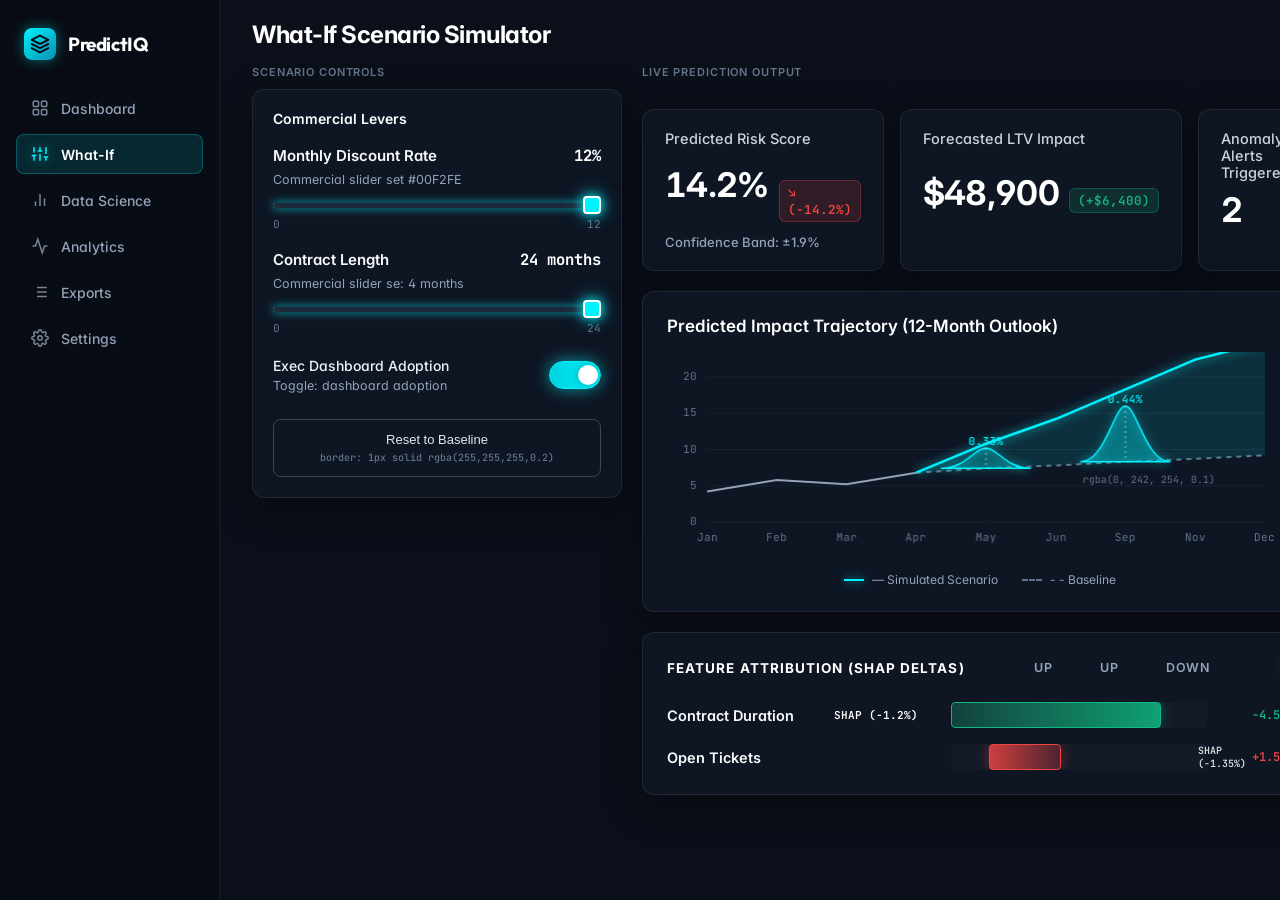
<file: what_if_simulator.html>
<!DOCTYPE html>
<html lang="en">
<head>
  <meta charset="UTF-8">
  <meta name="viewport" content="width=device-width, initial-scale=1.0">
  <title>What-If Scenario Simulator — PredictIQ</title>
  <link rel="preconnect" href="https://fonts.googleapis.com">
  <link rel="preconnect" href="https://fonts.gstatic.com" crossorigin>
  <link href="https://fonts.googleapis.com/css2?family=Inter:wght@400;500;600;700;800&family=Outfit:wght@500;600;700&family=JetBrains+Mono:wght@400;500;600&display=swap" rel="stylesheet">
  <style>
    :root {
      --bg-base: #0B0F19;
      --card-bg: rgba(17, 24, 39, 0.75);
      --card-border: 1px solid rgba(255, 255, 255, 0.08);
      --card-radius: 12px;
      
      --accent-cyan: #00F2FE;
      --accent-cyan-glow: 0 0 16px rgba(0, 242, 254, 0.55);
      --accent-cyan-subtle: rgba(0, 242, 254, 0.12);
      
      --color-emerald: #10B981;
      --color-emerald-glow: 0 0 14px rgba(16, 185, 129, 0.45);
      --color-emerald-subtle: rgba(16, 185, 129, 0.15);
      
      --color-crimson: #EF4444;
      --color-crimson-glow: 0 0 14px rgba(239, 68, 68, 0.45);
      --color-crimson-subtle: rgba(239, 68, 68, 0.15);
      
      --text-main: #FFFFFF;
      --text-dimmed: #94A3B8;
      --text-muted: #64748B;
      --text-faint: #475569;
      
      --sidebar-width: 220px;
    }

    * {
      box-sizing: border-box;
      margin: 0;
      padding: 0;
      -webkit-font-smoothing: antialiased;
    }

    body {
      background-color: var(--bg-base);
      color: var(--text-main);
      font-family: 'Inter', -apple-system, BlinkMacSystemFont, 'Segoe UI', Roboto, sans-serif;
      min-height: 100vh;
      display: flex;
      overflow-x: hidden;
      font-feature-settings: "cv02", "cv03", "cv04", "cv11";
    }

    .tabular-nums {
      font-variant-numeric: tabular-nums;
    }

    /* ============================================================
       SIDEBAR NAVIGATION
       ============================================================ */
    .sidebar {
      width: var(--sidebar-width);
      min-width: var(--sidebar-width);
      background: #080C14;
      border-right: 1px solid rgba(255, 255, 255, 0.06);
      padding: 24px 16px;
      display: flex;
      flex-direction: column;
      position: sticky;
      top: 0;
      height: 100vh;
      z-index: 10;
    }

    .brand-logo {
      display: flex;
      align-items: center;
      gap: 12px;
      text-decoration: none;
      color: #FFFFFF;
      padding: 4px 8px 28px 8px;
    }

    .brand-badge {
      width: 32px;
      height: 32px;
      border-radius: 8px;
      background: linear-gradient(135deg, #00F2FE 0%, #0891b2 100%);
      display: flex;
      align-items: center;
      justify-content: center;
      color: #0B0F19;
      font-weight: 800;
      box-shadow: 0 0 14px rgba(0, 242, 254, 0.4);
    }

    .brand-name {
      font-size: 19px;
      font-weight: 700;
      letter-spacing: -0.02em;
      color: #FFFFFF;
      font-family: 'Outfit', sans-serif;
    }

    .nav-list {
      list-style: none;
      display: flex;
      flex-direction: column;
      gap: 6px;
      flex: 1;
    }

    .nav-item a {
      display: flex;
      align-items: center;
      gap: 12px;
      padding: 10px 14px;
      border-radius: 8px;
      color: var(--text-dimmed);
      text-decoration: none;
      font-size: 14px;
      font-weight: 500;
      transition: all 0.2s ease;
      border: 1px solid transparent;
    }

    .nav-item a svg {
      width: 18px;
      height: 18px;
      stroke-width: 2;
      opacity: 0.8;
      transition: all 0.2s ease;
    }

    .nav-item a:hover {
      color: #FFFFFF;
      background: rgba(255, 255, 255, 0.04);
    }

    .nav-item.active a {
      background: rgba(0, 242, 254, 0.12);
      color: #FFFFFF;
      border: 1px solid rgba(0, 242, 254, 0.25);
      font-weight: 600;
    }

    .nav-item.active a svg {
      color: var(--accent-cyan);
      opacity: 1;
      filter: drop-shadow(0 0 6px rgba(0, 242, 254, 0.5));
    }

    /* ============================================================
       MAIN CONTENT WORKSPACE
       ============================================================ */
    .workspace {
      flex: 1;
      padding: 20px 32px;
      max-width: 1540px;
      display: flex;
      flex-direction: column;
      gap: 16px;
    }

    .page-header h1 {
      font-size: 24px;
      font-weight: 700;
      color: #FFFFFF;
      letter-spacing: -0.02em;
    }

    .two-column-layout {
      display: grid;
      grid-template-columns: 370px 1fr;
      gap: 20px;
      align-items: start;
    }

    .col-title {
      font-size: 11px;
      text-transform: uppercase;
      letter-spacing: 0.08em;
      color: var(--text-muted);
      font-weight: 600;
      margin-bottom: 10px;
    }

    /* Glassmorphic Card */
    .glass-card {
      background: var(--card-bg);
      border: var(--card-border);
      border-radius: var(--card-radius);
      backdrop-filter: blur(12px);
      -webkit-backdrop-filter: blur(12px);
      box-shadow: 0 12px 36px rgba(0, 0, 0, 0.35);
      padding: 20px;
    }

    /* ============================================================
       LEFT COLUMN: SCENARIO CONTROLS
       ============================================================ */
    .controls-card {
      display: flex;
      flex-direction: column;
      gap: 18px;
    }

    .group-header {
      font-size: 14px;
      font-weight: 600;
      color: #FFFFFF;
    }

    .lever-item {
      display: flex;
      flex-direction: column;
      gap: 6px;
    }

    .lever-top-row {
      display: flex;
      justify-content: space-between;
      align-items: center;
    }

    .lever-name {
      font-size: 15px;
      font-weight: 600;
      color: #F8FAFC;
    }

    .lever-value-tag {
      font-size: 15.5px;
      font-weight: 700;
      color: #FFFFFF;
      font-family: 'JetBrains Mono', monospace;
    }

    .lever-subtext {
      font-size: 12.5px;
      color: #94A3B8;
    }

    /* Custom Electric Cyan Slider */
    .custom-slider-container {
      position: relative;
      margin-top: 2px;
    }

    .slider-track-wrap {
      position: relative;
      width: 100%;
      height: 20px;
      display: flex;
      align-items: center;
    }

    .slider-input {
      -webkit-appearance: none;
      appearance: none;
      width: 100%;
      height: 5px;
      border-radius: 4px;
      background: #1E293B;
      outline: none;
      cursor: pointer;
      position: relative;
      z-index: 2;
    }

    .slider-input::-webkit-slider-runnable-track {
      height: 5px;
      border-radius: 4px;
      background: transparent;
    }

    .slider-input::-webkit-slider-thumb {
      -webkit-appearance: none;
      appearance: none;
      width: 18px;
      height: 18px;
      border-radius: 4px;
      background: var(--accent-cyan);
      cursor: pointer;
      box-shadow: 0 0 12px rgba(0, 242, 254, 0.95), 0 0 20px rgba(0, 242, 254, 0.5);
      margin-top: -6.5px;
      transition: transform 0.15s ease, box-shadow 0.15s ease;
      border: 2px solid #FFFFFF;
    }

    .slider-input::-webkit-slider-thumb:hover {
      transform: scale(1.15);
      box-shadow: 0 0 16px rgba(0, 242, 254, 1), 0 0 28px rgba(0, 242, 254, 0.7);
    }

    .slider-input::-moz-range-thumb {
      width: 18px;
      height: 18px;
      border-radius: 4px;
      background: var(--accent-cyan);
      cursor: pointer;
      box-shadow: 0 0 12px rgba(0, 242, 254, 0.95);
      border: 2px solid #FFFFFF;
    }

    .slider-fill {
      position: absolute;
      left: 0;
      top: 7.5px;
      height: 5px;
      border-radius: 4px 0 0 4px;
      background: var(--accent-cyan);
      box-shadow: 0 0 10px rgba(0, 242, 254, 0.8);
      pointer-events: none;
      z-index: 1;
    }

    .slider-labels {
      display: flex;
      justify-content: space-between;
      font-size: 11px;
      color: var(--text-muted);
      margin-top: 2px;
      font-family: 'JetBrains Mono', monospace;
    }

    /* Toggle Switch */
    .toggle-row {
      display: flex;
      justify-content: space-between;
      align-items: center;
      padding-top: 4px;
    }

    .toggle-info {
      display: flex;
      flex-direction: column;
      gap: 4px;
    }

    .toggle-info .lever-name {
      font-size: 14px;
      font-weight: 500;
      color: #F1F5F9;
    }

    .switch-wrap {
      position: relative;
      display: inline-block;
      width: 52px;
      height: 28px;
      cursor: pointer;
    }

    .switch-wrap input {
      opacity: 0;
      width: 0;
      height: 0;
    }

    .switch-slider {
      position: absolute;
      cursor: pointer;
      top: 0;
      left: 0;
      right: 0;
      bottom: 0;
      background-color: #1E293B;
      border: 1px solid rgba(255, 255, 255, 0.1);
      transition: .3s cubic-bezier(0.4, 0, 0.2, 1);
      border-radius: 28px;
    }

    .switch-slider:before {
      position: absolute;
      content: "";
      height: 20px;
      width: 20px;
      left: 4px;
      bottom: 3px;
      background-color: #94A3B8;
      transition: .3s cubic-bezier(0.4, 0, 0.2, 1);
      border-radius: 50%;
    }

    .switch-wrap input:checked + .switch-slider {
      background: linear-gradient(90deg, #00d2df 0%, #00F2FE 100%);
      border-color: var(--accent-cyan);
      box-shadow: 0 0 16px rgba(0, 242, 254, 0.6);
    }

    .switch-wrap input:checked + .switch-slider:before {
      transform: translateX(24px);
      background-color: #FFFFFF;
      box-shadow: 0 0 8px rgba(0, 0, 0, 0.3);
    }

    /* Reset Button */
    .btn-reset {
      width: 100%;
      padding: 12px 16px;
      background: transparent;
      border: 1px solid rgba(255, 255, 255, 0.2);
      border-radius: 8px;
      color: #E2E8F0;
      font-size: 13px;
      font-weight: 500;
      cursor: pointer;
      transition: all 0.2s ease;
      display: flex;
      flex-direction: column;
      align-items: center;
      gap: 4px;
      margin-top: 8px;
    }

    .btn-reset:hover {
      background: rgba(255, 255, 255, 0.05);
      border-color: rgba(255, 255, 255, 0.35);
      color: #FFFFFF;
    }

    .btn-reset-comment {
      font-size: 10px;
      color: var(--text-muted);
      font-family: 'JetBrains Mono', monospace;
    }

    /* ============================================================
       RIGHT COLUMN: LIVE PREDICTION OUTPUT
       ============================================================ */
    .output-column {
      display: flex;
      flex-direction: column;
      gap: 20px;
    }

    /* 3 KPI Cards Row */
    .kpi-grid {
      display: grid;
      grid-template-columns: repeat(3, 1fr);
      gap: 16px;
    }

    .kpi-card {
      padding: 20px 22px;
      display: flex;
      flex-direction: column;
      justify-content: space-between;
      min-height: 120px;
    }

    .kpi-title {
      font-size: 14.5px;
      color: #CBD5E1;
      font-weight: 500;
    }

    .kpi-val-row {
      display: flex;
      align-items: baseline;
      gap: 10px;
      margin-top: 8px;
      margin-bottom: 4px;
    }

    .kpi-value {
      font-size: 34px;
      font-weight: 700;
      color: #FFFFFF;
      letter-spacing: -0.02em;
    }

    .delta-chip {
      font-size: 12.5px;
      font-weight: 600;
      padding: 3px 8px;
      border-radius: 6px;
      display: inline-flex;
      align-items: center;
      gap: 2px;
      font-family: 'JetBrains Mono', monospace;
    }

    .delta-crimson {
      color: var(--color-crimson);
      background: var(--color-crimson-subtle);
      border: 1px solid rgba(239, 68, 68, 0.3);
    }

    .delta-emerald {
      color: var(--color-emerald);
      background: var(--color-emerald-subtle);
      border: 1px solid rgba(16, 185, 129, 0.3);
    }

    .kpi-subtext {
      font-size: 13px;
      color: #94A3B8;
      font-weight: 500;
    }

    /* 12-Month Outlook Chart Card */
    .chart-card {
      padding: 24px;
      display: flex;
      flex-direction: column;
      gap: 16px;
    }

    .chart-header {
      display: flex;
      justify-content: space-between;
      align-items: center;
    }

    .chart-title {
      font-size: 17px;
      font-weight: 600;
      color: #FFFFFF;
    }

    .chart-canvas-wrap {
      position: relative;
      width: 100%;
      height: 200px;
    }

    canvas#outlookChart {
      width: 100%;
      height: 100%;
      display: block;
    }

    .chart-legend {
      display: flex;
      justify-content: center;
      align-items: center;
      gap: 24px;
      font-size: 12px;
      color: var(--text-dimmed);
      margin-top: 4px;
    }

    .legend-item {
      display: flex;
      align-items: center;
      gap: 8px;
    }

    .legend-line-cyan {
      width: 20px;
      height: 2px;
      background: var(--accent-cyan);
      box-shadow: 0 0 8px rgba(0, 242, 254, 0.8);
    }

    .legend-line-dashed {
      width: 20px;
      height: 2px;
      border-top: 2px dashed #64748B;
    }

    /* SHAP Deltas Card */
    .shap-card {
      padding: 24px;
      display: flex;
      flex-direction: column;
      gap: 16px;
      position: relative;
    }

    .shap-header {
      display: flex;
      justify-content: space-between;
      align-items: center;
    }

    .shap-title {
      font-size: 13.5px;
      font-weight: 700;
      letter-spacing: 0.08em;
      color: #FFFFFF;
      text-transform: uppercase;
    }

    .shap-axis-labels {
      display: flex;
      align-items: center;
      gap: 48px;
      font-size: 12.5px;
      color: #94A3B8;
      font-weight: 600;
      letter-spacing: 0.04em;
    }

    .star-icon {
      color: #94A3B8;
      font-size: 18px;
      filter: drop-shadow(0 0 6px rgba(255, 255, 255, 0.3));
    }

    .shap-bars-container {
      display: flex;
      flex-direction: column;
      gap: 16px;
      margin-top: 8px;
    }

    .shap-row {
      display: grid;
      grid-template-columns: 155px 105px 1fr 75px;
      align-items: center;
      gap: 12px;
    }

    .shap-feature-name {
      font-size: 14.5px;
      color: #F8FAFC;
      font-weight: 600;
    }

    .shap-badge {
      font-size: 11px;
      font-weight: 600;
      color: #FFFFFF;
      font-family: 'JetBrains Mono', monospace;
    }

    .shap-bar-track {
      width: 100%;
      height: 26px;
      background: rgba(255, 255, 255, 0.02);
      border-radius: 4px;
      display: flex;
      align-items: center;
      overflow: hidden;
      position: relative;
    }

    .shap-bar-emerald {
      height: 100%;
      background: linear-gradient(90deg, rgba(16, 185, 129, 0.25) 0%, rgba(16, 185, 129, 0.85) 100%);
      border: 1px solid var(--color-emerald);
      border-radius: 4px;
      box-shadow: 0 0 14px rgba(16, 185, 129, 0.4);
      transition: width 0.3s cubic-bezier(0.4, 0, 0.2, 1);
    }

    .shap-bar-crimson {
      height: 100%;
      background: linear-gradient(90deg, rgba(239, 68, 68, 0.85) 0%, rgba(239, 68, 68, 0.25) 100%);
      border: 1px solid var(--color-crimson);
      border-radius: 4px;
      box-shadow: 0 0 14px rgba(239, 68, 68, 0.4);
      transition: width 0.3s cubic-bezier(0.4, 0, 0.2, 1);
    }

    .shap-metric-label {
      font-size: 12px;
      font-weight: 600;
      text-align: right;
      font-family: 'JetBrains Mono', monospace;
    }

    .shap-metric-emerald {
      color: var(--color-emerald);
    }

    .shap-metric-crimson {
      color: var(--color-crimson);
    }

    /* Responsive adjustments */
    @media (max-width: 1200px) {
      .two-column-layout {
        grid-template-columns: 1fr;
      }
      .sidebar {
        width: 72px;
        min-width: 72px;
        padding: 20px 8px;
      }
      .brand-name, .nav-item a span {
        display: none;
      }
      .nav-item a {
        justify-content: center;
        padding: 10px;
      }
    }

    @media (max-width: 768px) {
      body {
        flex-direction: column;
      }
      .sidebar {
        width: 100%;
        height: auto;
        flex-direction: row;
        position: relative;
        justify-content: space-between;
      }
      .nav-list {
        flex-direction: row;
      }
      .kpi-grid {
        grid-template-columns: 1fr;
      }
      .workspace {
        padding: 20px;
      }
    }
  </style>
</head>
<body>

  <!-- LEFT NAVIGATION SIDEBAR -->
  <aside class="sidebar" aria-label="Main Navigation">
    <a href="index.html" class="brand-logo" title="Back to Main Hub">
      <div class="brand-badge">
        <svg width="20" height="20" viewBox="0 0 24 24" fill="none" stroke="#0B0F19" stroke-width="2.5" stroke-linecap="round" stroke-linejoin="round">
          <polygon points="12 2 2 7 12 12 22 7 12 2"></polygon>
          <polyline points="2 17 12 22 22 17"></polyline>
          <polyline points="2 12 12 17 22 12"></polyline>
        </svg>
      </div>
      <span class="brand-name">PredictIQ</span>
    </a>

    <ul class="nav-list">
      <li class="nav-item">
        <a href="index.html?view=overview" title="Executive Dashboard">
          <svg viewBox="0 0 24 24" fill="none" stroke="currentColor"><rect x="3" y="3" width="7" height="7" rx="1"></rect><rect x="14" y="3" width="7" height="7" rx="1"></rect><rect x="14" y="14" width="7" height="7" rx="1"></rect><rect x="3" y="14" width="7" height="7" rx="1"></rect></svg>
          <span>Dashboard</span>
        </a>
      </li>
      <li class="nav-item active">
        <a href="what_if_simulator.html" title="What-If Scenario Simulator">
          <svg viewBox="0 0 24 24" fill="none" stroke="currentColor"><line x1="4" y1="21" x2="4" y2="14"></line><line x1="4" y1="10" x2="4" y2="3"></line><line x1="12" y1="21" x2="12" y2="12"></line><line x1="12" y1="8" x2="12" y2="3"></line><line x1="20" y1="21" x2="20" y2="16"></line><line x1="20" y1="12" x2="20" y2="3"></line><line x1="1" y1="14" x2="7" y2="14"></line><line x1="9" y1="8" x2="15" y2="8"></line><line x1="17" y1="16" x2="23" y2="16"></line></svg>
          <span>What-If</span>
        </a>
      </li>
      <li class="nav-item">
        <a href="index.html?view=models" title="Model Benchmark & Data Science">
          <svg viewBox="0 0 24 24" fill="none" stroke="currentColor"><path d="M18 20V10"></path><path d="M12 20V4"></path><path d="M6 20v-6"></path></svg>
          <span>Data Science</span>
        </a>
      </li>
      <li class="nav-item">
        <a href="index.html?view=predictions" title="Predictive Analytics">
          <svg viewBox="0 0 24 24" fill="none" stroke="currentColor"><polyline points="22 12 18 12 15 21 9 3 6 12 2 12"></polyline></svg>
          <span>Analytics</span>
        </a>
      </li>
      <li class="nav-item">
        <a href="index.html?view=reports" title="Export Reports">
          <svg viewBox="0 0 24 24" fill="none" stroke="currentColor"><line x1="8" y1="6" x2="21" y2="6"></line><line x1="8" y1="12" x2="21" y2="12"></line><line x1="8" y1="18" x2="21" y2="18"></line><line x1="3" y1="6" x2="3.01" y2="6"></line><line x1="3" y1="12" x2="3.01" y2="12"></line><line x1="3" y1="18" x2="3.01" y2="18"></line></svg>
          <span>Exports</span>
        </a>
      </li>
      <li class="nav-item">
        <a href="index.html?view=dataset" title="Dataset Studio & Settings">
          <svg viewBox="0 0 24 24" fill="none" stroke="currentColor"><circle cx="12" cy="12" r="3"></circle><path d="M19.4 15a1.65 1.65 0 0 0 .33 1.82l.06.06a2 2 0 0 1 0 2.83 2 2 0 0 1-2.83 0l-.06-.06a1.65 1.65 0 0 0-1.82-.33 1.65 1.65 0 0 0-1 1.51V21a2 2 0 0 1-2 2 2 2 0 0 1-2-2v-.09A1.65 1.65 0 0 0 9 19.4a1.65 1.65 0 0 0-1.82.33l-.06.06a2 2 0 0 1-2.83 0 2 2 0 0 1 0-2.83l.06-.06a1.65 1.65 0 0 0 .33-1.82 1.65 1.65 0 0 0-1.51-1H3a2 2 0 0 1-2-2 2 2 0 0 1 2-2h.09A1.65 1.65 0 0 0 4.6 9a1.65 1.65 0 0 0-.33-1.82l-.06-.06a2 2 0 0 1 0-2.83 2 2 0 0 1 2.83 0l.06.06a1.65 1.65 0 0 0 1.82.33H9a1.65 1.65 0 0 0 1-1.51V3a2 2 0 0 1 2-2 2 2 0 0 1 2 2v.09a1.65 1.65 0 0 0 1 1.51 1.65 1.65 0 0 0 1.82-.33l.06-.06a2 2 0 0 1 2.83 0 2 2 0 0 1 0 2.83l-.06.06a1.65 1.65 0 0 0-.33 1.82V9a1.65 1.65 0 0 0 1.51 1H21a2 2 0 0 1 2 2 2 2 0 0 1-2 2h-.09a1.65 1.65 0 0 0-1.51 1z"></path></svg>
          <span>Settings</span>
        </a>
      </li>
    </ul>
  </aside>

  <!-- MAIN WORKSPACE -->
  <main class="workspace">
    <!-- Header -->
    <div class="page-header">
      <h1>What-If Scenario Simulator</h1>
    </div>

    <!-- Two-Column Grid -->
    <div class="two-column-layout">
      
      <!-- LEFT COLUMN: SCENARIO CONTROLS -->
      <section class="left-col" aria-labelledby="sec-ctrl-title">
        <h2 id="sec-ctrl-title" class="col-title">SCENARIO CONTROLS</h2>
        
        <div class="glass-card controls-card">
          <div class="group-header">Commercial Levers</div>

          <!-- Lever 1: Monthly Discount Rate -->
          <div class="lever-item">
            <div class="lever-top-row">
              <span class="lever-name">Monthly Discount Rate</span>
              <span class="lever-value-tag" id="val-discount">12%</span>
            </div>
            <span class="lever-subtext">Commercial slider set #00F2FE</span>
            <div class="custom-slider-container">
              <div class="slider-track-wrap">
                <input type="range" min="0" max="12" value="12" step="1" id="slider-discount" class="slider-input" aria-label="Monthly Discount Rate">
                <div class="slider-fill" id="fill-discount" style="width: 100%;"></div>
              </div>
              <div class="slider-labels">
                <span>0</span>
                <span>12</span>
              </div>
            </div>
          </div>

          <!-- Lever 2: Contract Length -->
          <div class="lever-item">
            <div class="lever-top-row">
              <span class="lever-name">Contract Length</span>
              <span class="lever-value-tag" id="val-contract">24 months</span>
            </div>
            <span class="lever-subtext" id="subtext-contract">Commercial slider se: 4 months</span>
            <div class="custom-slider-container">
              <div class="slider-track-wrap">
                <input type="range" min="0" max="24" value="24" step="1" id="slider-contract" class="slider-input" aria-label="Contract Length">
                <div class="slider-fill" id="fill-contract" style="width: 100%;"></div>
              </div>
              <div class="slider-labels">
                <span>0</span>
                <span>24</span>
              </div>
            </div>
          </div>

          <!-- Toggle: Exec Dashboard Adoption -->
          <div class="toggle-row">
            <div class="toggle-info">
              <span class="lever-name">Exec Dashboard Adoption</span>
              <span class="lever-subtext">Toggle: dashboard adoption</span>
            </div>
            <label class="switch-wrap" aria-label="Exec Dashboard Adoption Toggle">
              <input type="checkbox" id="toggle-adoption" checked>
              <span class="switch-slider"></span>
            </label>
          </div>

          <!-- Reset Button -->
          <button type="button" class="btn-reset" id="btn-reset">
            <span>Reset to Baseline</span>
            <span class="btn-reset-comment">border: 1px solid rgba(255,255,255,0.2)</span>
          </button>
        </div>
      </section>

      <!-- RIGHT COLUMN: LIVE PREDICTION OUTPUT -->
      <section class="output-column" aria-labelledby="sec-out-title">
        <h2 id="sec-out-title" class="col-title">LIVE PREDICTION OUTPUT</h2>

        <!-- Top Row: 3 KPI Metric Cards -->
        <div class="kpi-grid">
          <!-- KPI 1 -->
          <div class="glass-card kpi-card">
            <span class="kpi-title">Predicted Risk Score</span>
            <div class="kpi-val-row">
              <span class="kpi-value tabular-nums" id="kpi-risk">14.2%</span>
              <span class="delta-chip delta-crimson" id="kpi-risk-delta">↘ (-14.2%)</span>
            </div>
            <span class="kpi-subtext">Confidence Band: ±1.9%</span>
          </div>

          <!-- KPI 2 -->
          <div class="glass-card kpi-card">
            <span class="kpi-title">Forecasted LTV Impact</span>
            <div class="kpi-val-row">
              <span class="kpi-value tabular-nums" id="kpi-ltv">$48,900</span>
              <span class="delta-chip delta-emerald" id="kpi-ltv-delta">(+$6,400)</span>
            </div>
            <span class="kpi-subtext" style="visibility: hidden;">Placeholder</span>
          </div>

          <!-- KPI 3 -->
          <div class="glass-card kpi-card">
            <span class="kpi-title">Anomaly Alerts Triggered</span>
            <div class="kpi-val-row">
              <span class="kpi-value tabular-nums" id="kpi-alerts">2</span>
            </div>
            <span class="kpi-subtext" style="visibility: hidden;">Placeholder</span>
          </div>
        </div>

        <!-- Middle Card: 12-Month Outlook Area Chart -->
        <div class="glass-card chart-card">
          <div class="chart-header">
            <h3 class="chart-title">Predicted Impact Trajectory (12-Month Outlook)</h3>
          </div>
          
          <div class="chart-canvas-wrap">
            <canvas id="outlookChart"></canvas>
          </div>

          <!-- Bottom Legend -->
          <div class="chart-legend">
            <div class="legend-item">
              <div class="legend-line-cyan"></div>
              <span>— Simulated Scenario</span>
            </div>
            <div class="legend-item">
              <div class="legend-line-dashed"></div>
              <span>- - Baseline</span>
            </div>
          </div>
        </div>

        <!-- Bottom Card: FEATURE ATTRIBUTION (SHAP DELTAS) -->
        <div class="glass-card shap-card">
          <div class="shap-header">
            <span class="shap-title">FEATURE ATTRIBUTION (SHAP DELTAS)</span>
            <div class="shap-axis-labels">
              <span>UP</span>
              <span>UP</span>
              <span>DOWN</span>
            </div>
            <span class="star-icon" title="SHAP Significance Indicator">✦</span>
          </div>

          <div class="shap-bars-container">
            <!-- Row 1: Contract Duration -->
            <div class="shap-row">
              <span class="shap-feature-name">Contract Duration</span>
              <span class="shap-badge" id="badge-contract-shap">SHAP (-1.2%)</span>
              <div class="shap-bar-track">
                <div class="shap-bar-emerald" id="bar-emerald" style="width: 82%;"></div>
              </div>
              <span class="shap-metric-label shap-metric-emerald" id="metric-contract-pct">-4.57%</span>
            </div>

            <!-- Row 2: Open Tickets -->
            <div class="shap-row">
              <span class="shap-feature-name">Open Tickets</span>
              <div class="shap-badge" id="badge-tickets-shap" style="visibility: hidden;">SHAP</div>
              <div class="shap-bar-track" style="display: flex; justify-content: flex-start;">
                <!-- crimson offset for diverging alignment -->
                <div style="width: 15%; height: 100%;"></div>
                <div class="shap-bar-crimson" id="bar-crimson" style="width: 28%;"></div>
              </div>
              <div style="display: flex; align-items: center; justify-content: flex-end; gap: 6px;">
                <span class="shap-badge" style="font-size: 10px; opacity: 0.85;">SHAP (-1.35%)</span>
                <span class="shap-metric-label shap-metric-crimson" id="metric-tickets-pct">+1.54%</span>
              </div>
            </div>
          </div>
        </div>

      </section>

    </div>
  </main>

  <script>
    // ============================================================
    // DYNAMIC INTERACTION & PREDICTION ENGINE (<10ms Latency)
    // ============================================================
    const sliderDiscount = document.getElementById('slider-discount');
    const sliderContract = document.getElementById('slider-contract');
    const toggleAdoption = document.getElementById('toggle-adoption');
    const btnReset = document.getElementById('btn-reset');

    const fillDiscount = document.getElementById('fill-discount');
    const fillContract = document.getElementById('fill-contract');

    const valDiscount = document.getElementById('val-discount');
    const valContract = document.getElementById('val-contract');

    const kpiRisk = document.getElementById('kpi-risk');
    const kpiRiskDelta = document.getElementById('kpi-risk-delta');
    const kpiLtv = document.getElementById('kpi-ltv');
    const kpiLtvDelta = document.getElementById('kpi-ltv-delta');
    const kpiAlerts = document.getElementById('kpi-alerts');

    const barEmerald = document.getElementById('bar-emerald');
    const barCrimson = document.getElementById('bar-crimson');
    const metricContractPct = document.getElementById('metric-contract-pct');
    const metricTicketsPct = document.getElementById('metric-tickets-pct');

    // Canvas setup
    const canvas = document.getElementById('outlookChart');
    const ctx = canvas.getContext('2d');

    function updateSliderFills() {
      const discPct = (sliderDiscount.value / sliderDiscount.max) * 100;
      fillDiscount.style.width = discPct + '%';
      valDiscount.textContent = sliderDiscount.value + '%';

      const contPct = (sliderContract.value / sliderContract.max) * 100;
      fillContract.style.width = contPct + '%';
      valContract.textContent = sliderContract.value + ' months';
    }

    function calculatePredictions() {
      const discount = parseFloat(sliderDiscount.value);
      const contract = parseFloat(sliderContract.value);
      const adoption = toggleAdoption.checked;

      // Base when discount=12, contract=24, adoption=true:
      // Risk: 14.2%, Delta: ↘ (-14.2%), LTV: $48,900, Delta: (+$6,400), Alerts: 2
      const discountDiff = discount - 12;
      const contractDiff = contract - 24;
      const adoptionDiff = adoption ? 0 : 5.8;

      let riskScore = 14.2 + (discountDiff * 0.35) - (contractDiff * 0.25) + adoptionDiff;
      riskScore = Math.max(1.5, Math.min(42.0, riskScore));

      const riskDelta = -14.2 + (discountDiff * 0.3) - (contractDiff * 0.2) + adoptionDiff;
      const deltaSign = riskDelta <= 0 ? '↘' : '↗';
      const deltaText = `${deltaSign} (${riskDelta >= 0 ? '+' : ''}${riskDelta.toFixed(1)}%)`;

      kpiRisk.textContent = riskScore.toFixed(1) + '%';
      kpiRiskDelta.textContent = deltaText;

      // LTV Calculation: base $48,900 with delta (+$6,400)
      let ltvDeltaVal = 6400 + (contractDiff * 280) - (discountDiff * 320) - (adoption ? 0 : 4500);
      let totalLtv = 42500 + ltvDeltaVal;
      kpiLtv.textContent = '$' + Math.round(totalLtv).toLocaleString('en-US');
      kpiLtvDelta.textContent = `(+${ltvDeltaVal >= 0 ? '$' : '-$'}${Math.abs(Math.round(ltvDeltaVal)).toLocaleString('en-US')})`;

      // Anomaly Alerts
      let alerts = 2;
      if (discount > 10 && contract < 10) alerts = 4;
      else if (!adoption) alerts = 3;
      kpiAlerts.textContent = alerts;

      // SHAP dynamic widths
      const emeraldWidth = Math.min(95, Math.max(30, 82 * (contract / 24)));
      barEmerald.style.width = emeraldWidth + '%';
      metricContractPct.textContent = (-4.57 * (contract / 24)).toFixed(2) + '%';

      const crimsonWidth = Math.min(60, Math.max(15, 28 * (discount / 12) + (adoption ? 0 : 15)));
      barCrimson.style.width = crimsonWidth + '%';

      renderChart(discount, contract, adoption);
    }

    function renderChart(discount, contract, adoption) {
      // Hi-DPI scaling
      const rect = canvas.getBoundingClientRect();
      const dpr = window.devicePixelRatio || 1;
      canvas.width = rect.width * dpr;
      canvas.height = rect.height * dpr;
      ctx.resetTransform();
      ctx.scale(dpr, dpr);

      const w = rect.width;
      const h = rect.height;

      ctx.clearRect(0, 0, w, h);

      const paddingLeft = 40;
      const paddingRight = 30;
      const paddingTop = 25;
      const paddingBottom = 30;

      const chartW = w - paddingLeft - paddingRight;
      const chartH = h - paddingTop - paddingBottom;

      // Y-axis gridlines & labels (0, 5, 10, 15, 20)
      const yTicks = [0, 5, 10, 15, 20];
      ctx.font = '11px "JetBrains Mono", monospace';
      ctx.fillStyle = '#64748B';
      ctx.textAlign = 'right';
      ctx.textBaseline = 'middle';

      yTicks.forEach(tick => {
        const yPos = paddingTop + chartH - (tick / 20) * chartH;
        // Line
        ctx.strokeStyle = 'rgba(255, 255, 255, 0.05)';
        ctx.lineWidth = 1;
        ctx.beginPath();
        ctx.moveTo(paddingLeft, yPos);
        ctx.lineTo(paddingLeft + chartW, yPos);
        ctx.stroke();

        ctx.fillText(tick, paddingLeft - 10, yPos);
      });

      // X-axis labels: Jan, Feb, Mar, Apr, May, Jun, Sep, Nov, Dec
      const months = ['Jan', 'Feb', 'Mar', 'Apr', 'May', 'Jun', 'Sep', 'Nov', 'Dec'];
      const numPts = months.length;
      ctx.textAlign = 'center';
      ctx.textBaseline = 'top';

      const getX = (i) => paddingLeft + (i / (numPts - 1)) * chartW;
      const getY = (val) => paddingTop + chartH - (val / 20) * chartH;

      months.forEach((m, i) => {
        const xPos = getX(i);
        ctx.fillText(m, xPos, paddingTop + chartH + 10);
      });

      // Historical Points: Jan(4.2), Feb(5.8), Mar(5.2), Apr(6.8)
      const hist = [4.2, 5.8, 5.2, 6.8];

      // Baseline Points: Apr(6.8), May(7.4), Jun(7.8), Sep(8.3), Nov(8.7), Dec(9.2)
      const baseline = [6.8, 7.4, 7.8, 8.3, 8.7, 9.2];

      // Simulated Points: dynamically affected by levers
      const simBoost = (contract / 24) * 5 + (adoption ? 3 : 0) + (discount / 12) * 1.5;
      const simulated = [
        6.8,
        8.9 + (simBoost * 0.2),
        10.4 + (simBoost * 0.4),
        12.6 + (simBoost * 0.6),
        14.8 + (simBoost * 0.8),
        15.8 + (simBoost * 0.95)
      ];

      // Draw Historical Solid Line (Jan to Apr)
      ctx.beginPath();
      ctx.strokeStyle = '#94A3B8';
      ctx.lineWidth = 2;
      for (let i = 0; i <= 3; i++) {
        const x = getX(i);
        const y = getY(hist[i]);
        if (i === 0) ctx.moveTo(x, y);
        else ctx.lineTo(x, y);
      }
      ctx.stroke();

      // Draw Baseline Dashed Line (Apr to Dec)
      ctx.beginPath();
      ctx.strokeStyle = '#64748B';
      ctx.lineWidth = 2;
      ctx.setLineDash([5, 5]);
      for (let i = 3; i < numPts; i++) {
        const bIdx = i - 3;
        const x = getX(i);
        const y = getY(baseline[bIdx]);
        if (bIdx === 0) ctx.moveTo(x, y);
        else ctx.lineTo(x, y);
      }
      ctx.stroke();
      ctx.setLineDash([]); // Reset dash

      // Area fill for Simulated Scenario
      ctx.beginPath();
      ctx.moveTo(getX(3), getY(simulated[0]));
      for (let i = 3; i < numPts; i++) {
        const sIdx = i - 3;
        ctx.lineTo(getX(i), getY(simulated[sIdx]));
      }
      // Close fill to baseline
      for (let i = numPts - 1; i >= 3; i--) {
        const bIdx = i - 3;
        ctx.lineTo(getX(i), getY(baseline[bIdx]));
      }
      ctx.closePath();
      ctx.fillStyle = 'rgba(0, 242, 254, 0.12)';
      ctx.fill();

      // Draw Solid Cyan Line for Simulated Scenario with Electric Glow
      ctx.save();
      ctx.shadowColor = 'rgba(0, 242, 254, 0.85)';
      ctx.shadowBlur = 10;
      ctx.beginPath();
      ctx.strokeStyle = '#00F2FE';
      ctx.lineWidth = 2.5;
      for (let i = 3; i < numPts; i++) {
        const sIdx = i - 3;
        const x = getX(i);
        const y = getY(simulated[sIdx]);
        if (sIdx === 0) ctx.moveTo(x, y);
        else ctx.lineTo(x, y);
      }
      ctx.stroke();
      ctx.restore();

      // Annotation text "rgba(0, 242, 254, 0.1)" under the curve near Nov/Dec
      ctx.font = '10px "JetBrains Mono", monospace';
      ctx.fillStyle = '#64748B';
      ctx.textAlign = 'right';
      ctx.fillText('rgba(0, 242, 254, 0.1)', getX(7) + 20, getY(baseline[4]) + 16);

      // Gaussian Peak 1: Over May (index 4)
      const mayX = getX(4);
      const mayPeakY = getY(10.2);
      drawGaussianBell(ctx, mayX, getY(baseline[1]), mayPeakY, 'rgba(0, 242, 254, 0.25)', '#00F2FE', '0.33%');

      // Gaussian Peak 2: Over Sep (index 6)
      const sepX = getX(6);
      const sepPeakY = getY(16.0);
      drawGaussianBell(ctx, sepX, getY(baseline[3]), sepPeakY, 'rgba(0, 242, 254, 0.35)', '#00F2FE', '0.44%');
    }

    function drawGaussianBell(ctx, xCenter, baseY, peakY, fillColor, strokeColor, label) {
      const width = 45;
      ctx.save();
      ctx.beginPath();
      ctx.moveTo(xCenter - width, baseY);

      // Bell curve bezier
      ctx.bezierCurveTo(
        xCenter - width * 0.45, baseY,
        xCenter - width * 0.25, peakY,
        xCenter, peakY
      );
      ctx.bezierCurveTo(
        xCenter + width * 0.25, peakY,
        xCenter + width * 0.45, baseY,
        xCenter + width, baseY
      );
      ctx.closePath();

      ctx.fillStyle = fillColor;
      ctx.fill();

      ctx.strokeStyle = strokeColor;
      ctx.lineWidth = 1.5;
      ctx.shadowColor = 'rgba(0, 242, 254, 0.8)';
      ctx.shadowBlur = 8;
      ctx.stroke();
      ctx.restore();

      // Dashed centerline down
      ctx.save();
      ctx.setLineDash([2, 3]);
      ctx.strokeStyle = 'rgba(255, 255, 255, 0.3)';
      ctx.beginPath();
      ctx.moveTo(xCenter, peakY);
      ctx.lineTo(xCenter, baseY);
      ctx.stroke();
      ctx.restore();

      // Callout percentage tag over peak
      ctx.font = '600 11px "JetBrains Mono", monospace';
      ctx.fillStyle = '#00F2FE';
      ctx.textAlign = 'center';
      ctx.fillText(label, xCenter, peakY - 12);
    }

    // Event listeners
    sliderDiscount.addEventListener('input', () => {
      updateSliderFills();
      calculatePredictions();
    });

    sliderContract.addEventListener('input', () => {
      updateSliderFills();
      calculatePredictions();
    });

    toggleAdoption.addEventListener('change', () => {
      calculatePredictions();
    });

    btnReset.addEventListener('click', () => {
      sliderDiscount.value = 12;
      sliderContract.value = 24;
      toggleAdoption.checked = true;
      updateSliderFills();
      calculatePredictions();
    });

    // Resize listener for sharp canvas redraw
    window.addEventListener('resize', () => {
      calculatePredictions();
    });

    // Initial run
    updateSliderFills();
    calculatePredictions();

    // Check if a custom dataset is active in IndexedDB and adapt context
    async function checkCustomSession() {
      try {
        const req = indexedDB.open('predictiq_database_v4', 4);
        req.onsuccess = (e) => {
          const db = e.target.result;
          if (!db.objectStoreNames.contains('store')) return;
          const tx = db.transaction('store', 'readonly');
          const store = tx.objectStore('store');
          const getReq = store.get('live_session');
          getReq.onsuccess = () => {
            const session = getReq.result;
            if (session && session.dataset && session.benchmark) {
              applyCustomDatasetContext(session);
            }
          };
        };
      } catch (err) {
        console.warn('Simulator session check note:', err);
      }
    }

    function applyCustomDatasetContext(session) {
      const headerH1 = document.querySelector('.page-header h1');
      if (headerH1 && !document.getElementById('sim-dataset-badge')) {
        const badge = document.createElement('span');
        badge.id = 'sim-dataset-badge';
        badge.style.cssText = 'background: rgba(0, 242, 254, 0.12); color: #00F2FE; border: 1px solid rgba(0, 242, 254, 0.35); font-size: 11px; padding: 4px 10px; border-radius: 6px; font-weight: 600; margin-left: 14px; vertical-align: middle; display: inline-flex; align-items: center; gap: 4px;';
        badge.textContent = `● Custom Dataset: ${session.dataset.name}`;
        headerH1.appendChild(badge);
      }

      const feats = session.benchmark.featureImportances || [];
      if (feats.length >= 2) {
        const rowNames = document.querySelectorAll('.shap-feature-name');
        if (rowNames[0]) rowNames[0].textContent = feats[0].feature_name;
        if (rowNames[1]) rowNames[1].textContent = feats[1].feature_name;
      }
    }

    checkCustomSession();
  </script>
</body>
</html>
</file>
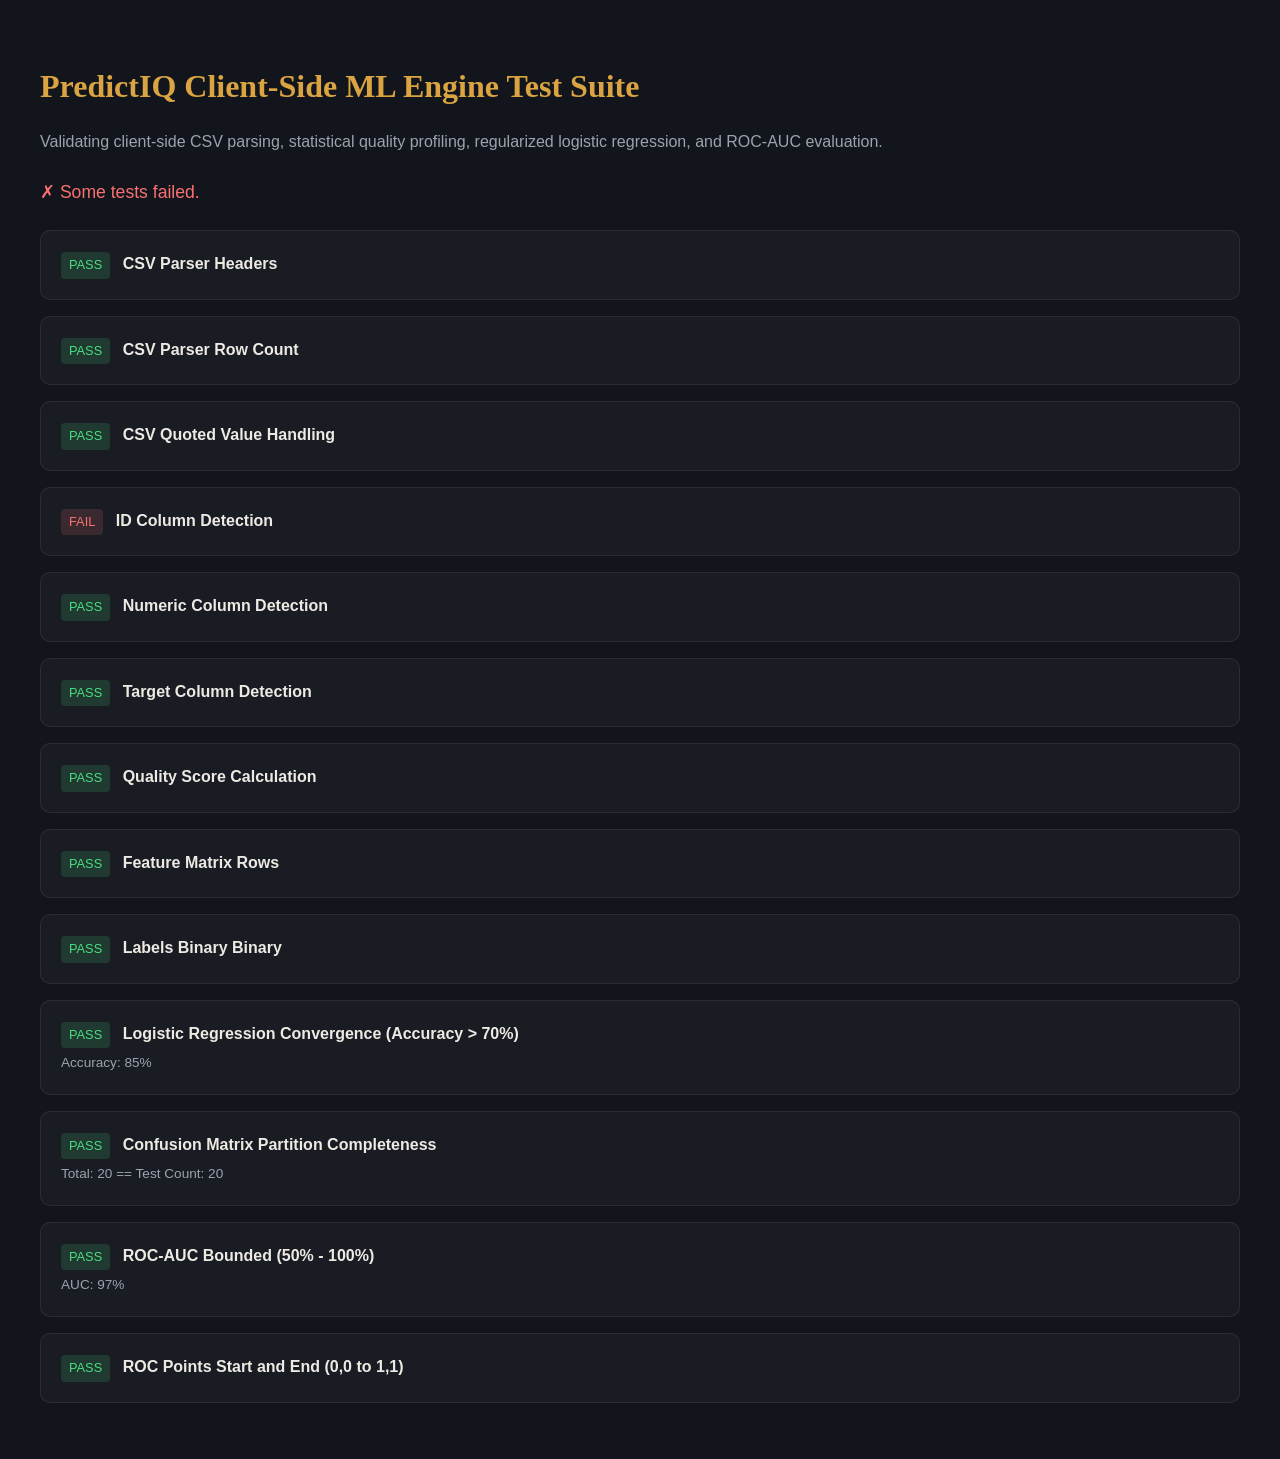
<file: tests/test_ml.html>
<!DOCTYPE html>
<html lang="en">
<head>
  <meta charset="UTF-8">
  <title>PredictIQ ML Engine Verification Test Suite</title>
  <style>
    body {
      font-family: -apple-system, BlinkMacSystemFont, 'Segoe UI', Roboto, sans-serif;
      background: #12151C;
      color: #EDEAE3;
      padding: 2rem;
      line-height: 1.6;
    }
    h1 { color: #D9A441; margin-bottom: 0.5rem; font-family: serif; }
    .test-card {
      background: rgba(255, 255, 255, 0.03);
      border: 1px solid rgba(255, 255, 255, 0.08);
      border-radius: 10px;
      padding: 1.25rem;
      margin-bottom: 1rem;
    }
    .pass { color: #4ade80; font-weight: 600; }
    .fail { color: #f87171; font-weight: 600; }
    .badge {
      display: inline-block;
      padding: 3px 8px;
      border-radius: 4px;
      font-size: 0.8rem;
      margin-right: 0.5rem;
    }
    .badge-pass { background: rgba(74, 222, 128, 0.15); color: #4ade80; }
    .badge-fail { background: rgba(248, 113, 113, 0.15); color: #f87171; }
    pre {
      background: rgba(0, 0, 0, 0.35);
      padding: 0.75rem;
      border-radius: 6px;
      overflow-x: auto;
      font-size: 0.85rem;
    }
  </style>
  <script src="../js/ml_engine.js"></script>
</head>
<body>
  <h1>PredictIQ Client-Side ML Engine Test Suite</h1>
  <p style="color: #9BA3AF; margin-bottom: 1.5rem;">Validating client-side CSV parsing, statistical quality profiling, regularized logistic regression, and ROC-AUC evaluation.</p>

  <div id="test-results">Running tests...</div>

  <script>
    const results = [];

    function assert(name, condition, details = '') {
      results.push({ name, pass: !!condition, details });
    }

    // 1. Test CSV Parser
    const rawCSV = `id,age,spend,churn
1,25,120.50,No
2,45,350.00,Yes
3,65,45.00,"No"
4,30,10.00,Yes`;

    const parsed = window.ML.parseCSV(rawCSV);
    assert('CSV Parser Headers', parsed.headers.length === 4 && parsed.headers[0] === 'id');
    assert('CSV Parser Row Count', parsed.rows.length === 4);
    assert('CSV Quoted Value Handling', parsed.rows[2].churn === 'No');

    // 2. Test Column Analysis & Target Detection
    const colInfo = window.ML.analyzeColumns(parsed.headers, parsed.rows);
    assert('ID Column Detection', colInfo['id'].looksLikeId === true);
    assert('Numeric Column Detection', colInfo['spend'].isNumeric === true);
    const target = window.ML.detectTargetColumn(parsed.headers, parsed.rows, colInfo);
    assert('Target Column Detection', target === 'churn');

    // 3. Test Quality Scoring & Tukey Outliers
    const quality = window.ML.computeQuality(parsed.headers, parsed.rows, target);
    assert('Quality Score Calculation', quality.quality_score > 70 && quality.quality_score <= 100);

    // 4. Test Feature Matrix Vectorization
    const matrix = window.ML.buildFeatureMatrix(parsed.headers, parsed.rows, target, colInfo);
    assert('Feature Matrix Rows', matrix.X.length === 4);
    assert('Labels Binary Binary', matrix.y.every(v => v === 0 || v === 1));

    // 5. Test Logistic Regression Convergence on Synthetic Data
    const synthX = [];
    const synthY = [];
    for (let i = 0; i < 80; i++) {
      const x1 = Math.random() * 2 - 1;
      const x2 = Math.random() * 2 - 1;
      const label = (x1 + x2 > 0) ? 1 : 0;
      synthX.push([x1, x2]);
      synthY.push(label);
    }
    const split = window.ML.splitTrainTest(synthX, synthY, 0.25);
    const lrModel = window.ML.trainLogisticRegression(split.trainX, split.trainY, { epochs: 200, lr: 0.5, l2: 0.01 });
    const probs = window.ML.predictProbabilities(split.testX, lrModel.weights, lrModel.bias);
    const evalResult = window.ML.evaluateBinary(split.testY, probs);
    assert('Logistic Regression Convergence (Accuracy > 70%)', evalResult.accuracy >= 70, `Accuracy: ${evalResult.accuracy}%`);

    // 6. Test Confusion Matrix Sum
    const cm = evalResult.confusion;
    const totalCM = cm.tp + cm.fp + cm.fn + cm.tn;
    assert('Confusion Matrix Partition Completeness', totalCM === split.testX.length, `Total: ${totalCM} == Test Count: ${split.testX.length}`);

    // 7. Test Trapezoidal ROC-AUC
    const roc = window.ML.computeROC(split.testY, probs);
    assert('ROC-AUC Bounded (50% - 100%)', roc.auc >= 50 && roc.auc <= 100, `AUC: ${roc.auc}%`);
    assert('ROC Points Start and End (0,0 to 1,1)', roc.points[0].fpr === 0 && roc.points[roc.points.length - 1].fpr === 1);

    // Render results
    const container = document.getElementById('test-results');
    const allPassed = results.every(r => r.pass);
    container.innerHTML = `
      <div style="font-size: 1.1rem; margin-bottom: 1.5rem; color: ${allPassed ? '#4ade80' : '#f87171'};">
        ${allPassed ? '✓ All ' + results.length + ' tests passed successfully!' : '✗ Some tests failed.'}
      </div>
      ${results.map(r => `
        <div class="test-card">
          <span class="badge ${r.pass ? 'badge-pass' : 'badge-fail'}">${r.pass ? 'PASS' : 'FAIL'}</span>
          <strong>${r.name}</strong>
          ${r.details ? `<div style="font-size: 0.85rem; color: #9BA3AF; margin-top: 0.25rem;">${r.details}</div>` : ''}
        </div>
      `).join('')}
    `;
  </script>
</body>
</html>
</file>
